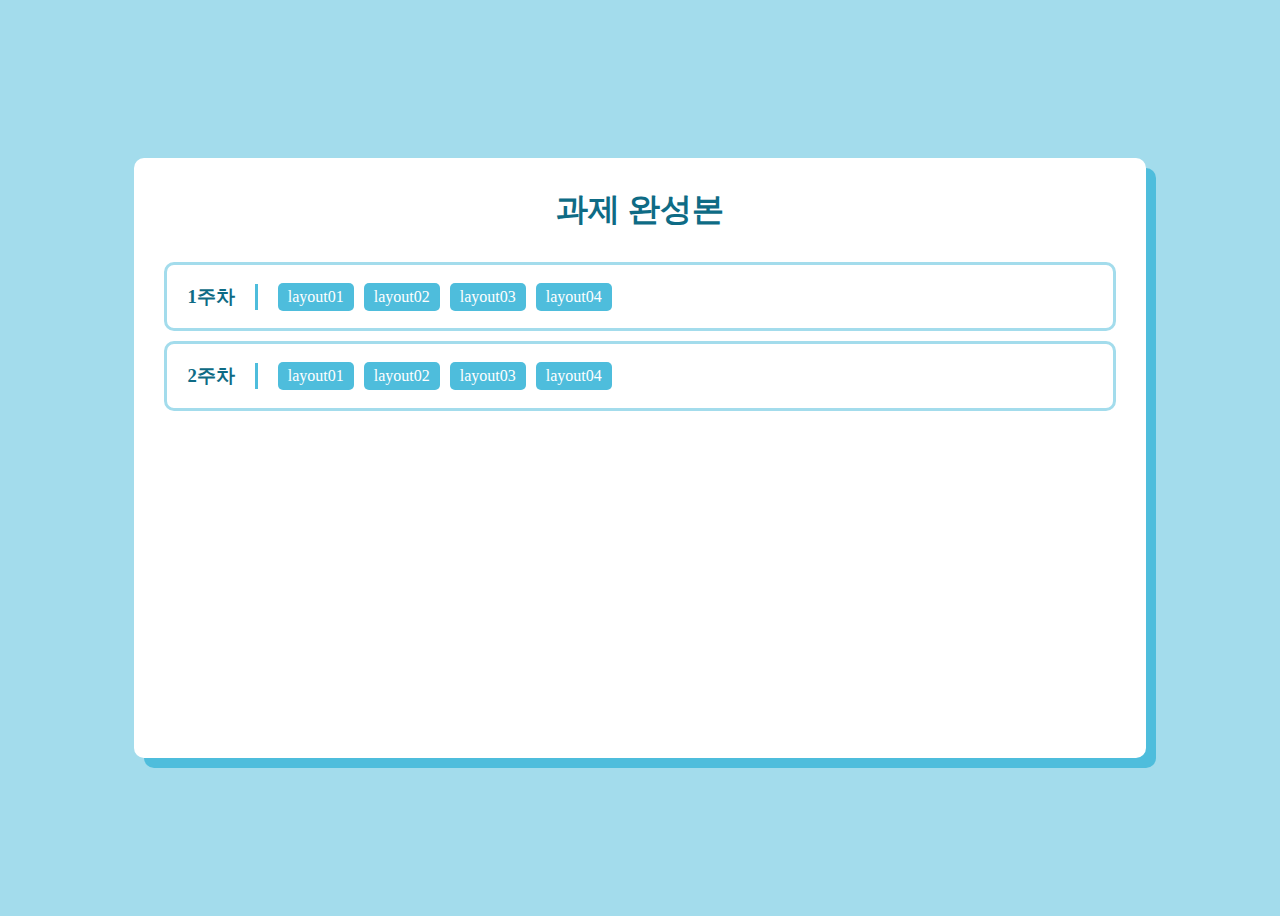
<file: index.html>
<!DOCTYPE html>
<html lang="ko">
<head>
    <meta charset="UTF-8">
    <meta name="viewport" content="width=device-width, initial-scale=1.0">
    <link rel="stylesheet" href="style.css">
    <title>과제 모아보기</title>
</head>
<body>
    <div class="main_wrap">
        <h1>과제 완성본</h1>
        <main id="main">
            <div class="first_weeks">
                <h3>1주차</h3>
                <a href="./week1/pages/layout1.html">layout01</a>
                <a href="./week1/pages/layout2.html">layout02</a>
                <a href="./week1/pages/layout3.html">layout03</a>
                <a href="./week1/pages/layout4.html">layout04</a>
            </div>
            <div class="second_weeks">
                <h3>2주차</h3>
                <a href="./week2/homework/page/layout01.html">layout01</a>
                <a href="./week2/homework/page/layout02.html">layout02</a>
                <a href="./week2/homework/page/layout03.html">layout03</a>
                <a href="./week2/homework/page/layout04.html">layout04</a>
            </div>
        </main>
    </div>
</body>
</html>
</file>
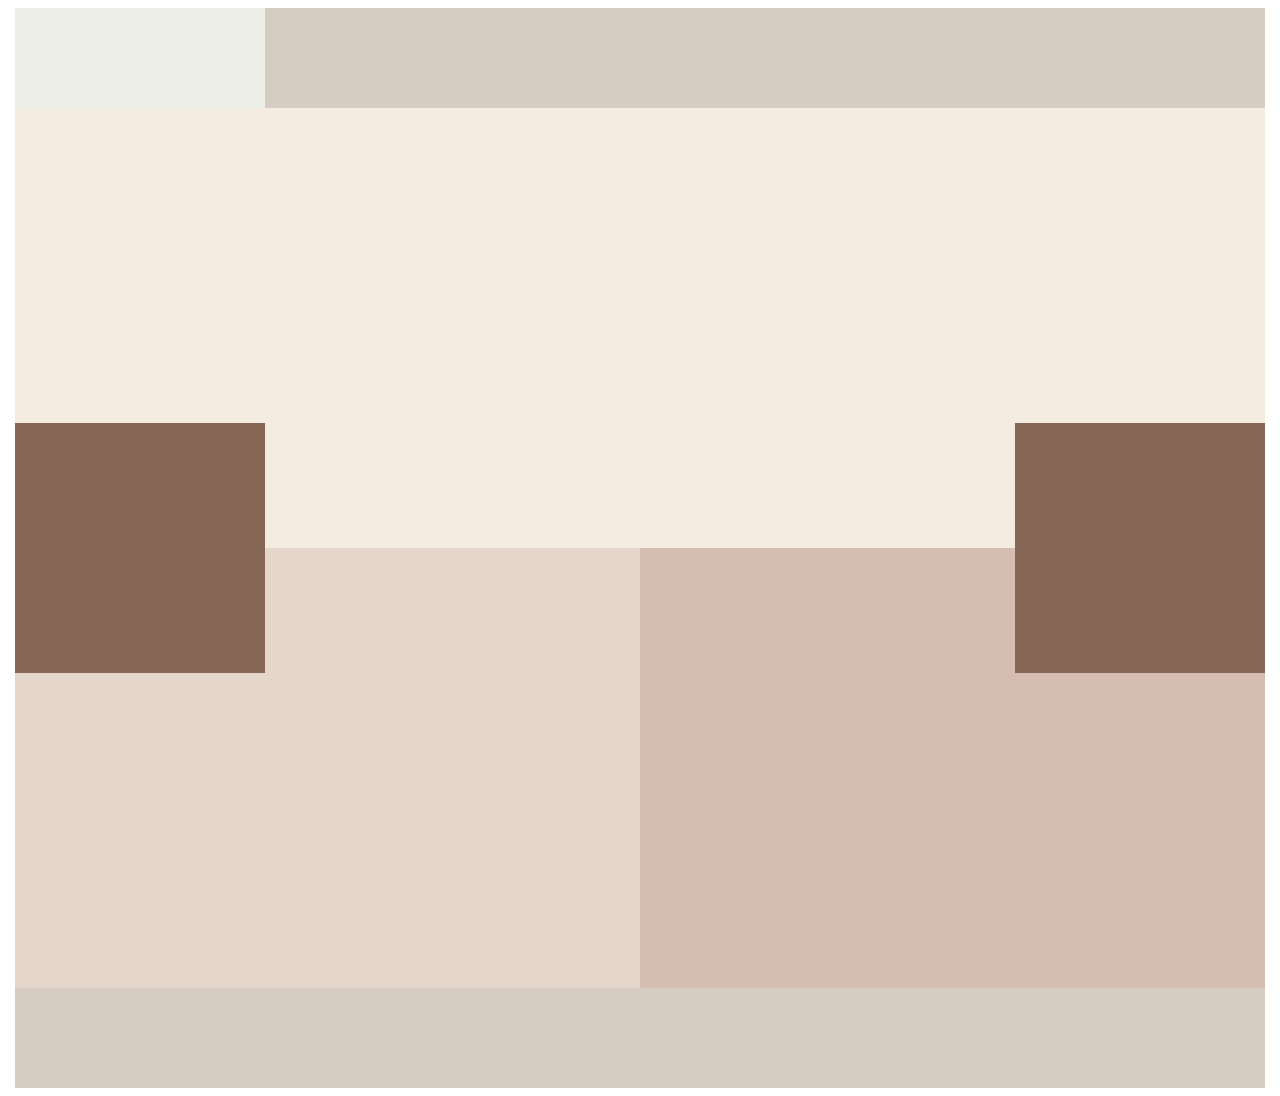
<file: week3/session/test/index.html>
<!DOCTYPE html>
<html lang="ko">

<head>
    <meta charset="UTF-8">
    <meta name="viewport" content="width=device-width, initial-scale=1.0">
    <link rel="stylesheet" href="style.css">
    <title>week03 test</title>
</head>

<body>
    <div id="wrap">
        <header>
            <div class="logo"></div>
            <div class="nav"></div>
        </header>
        <main>
            <div class="section01"></div>
            <div class="section02">
                <div class="section02_01"></div>
                <div class="section02_02"></div>
            </div>
            <div class="absolute">
                <div class="absolute_box"></div>
                <div class="absolute_box"></div>
            </div>
        </main>
        <footer></footer>
    </div>
</body>

</html>
</file>
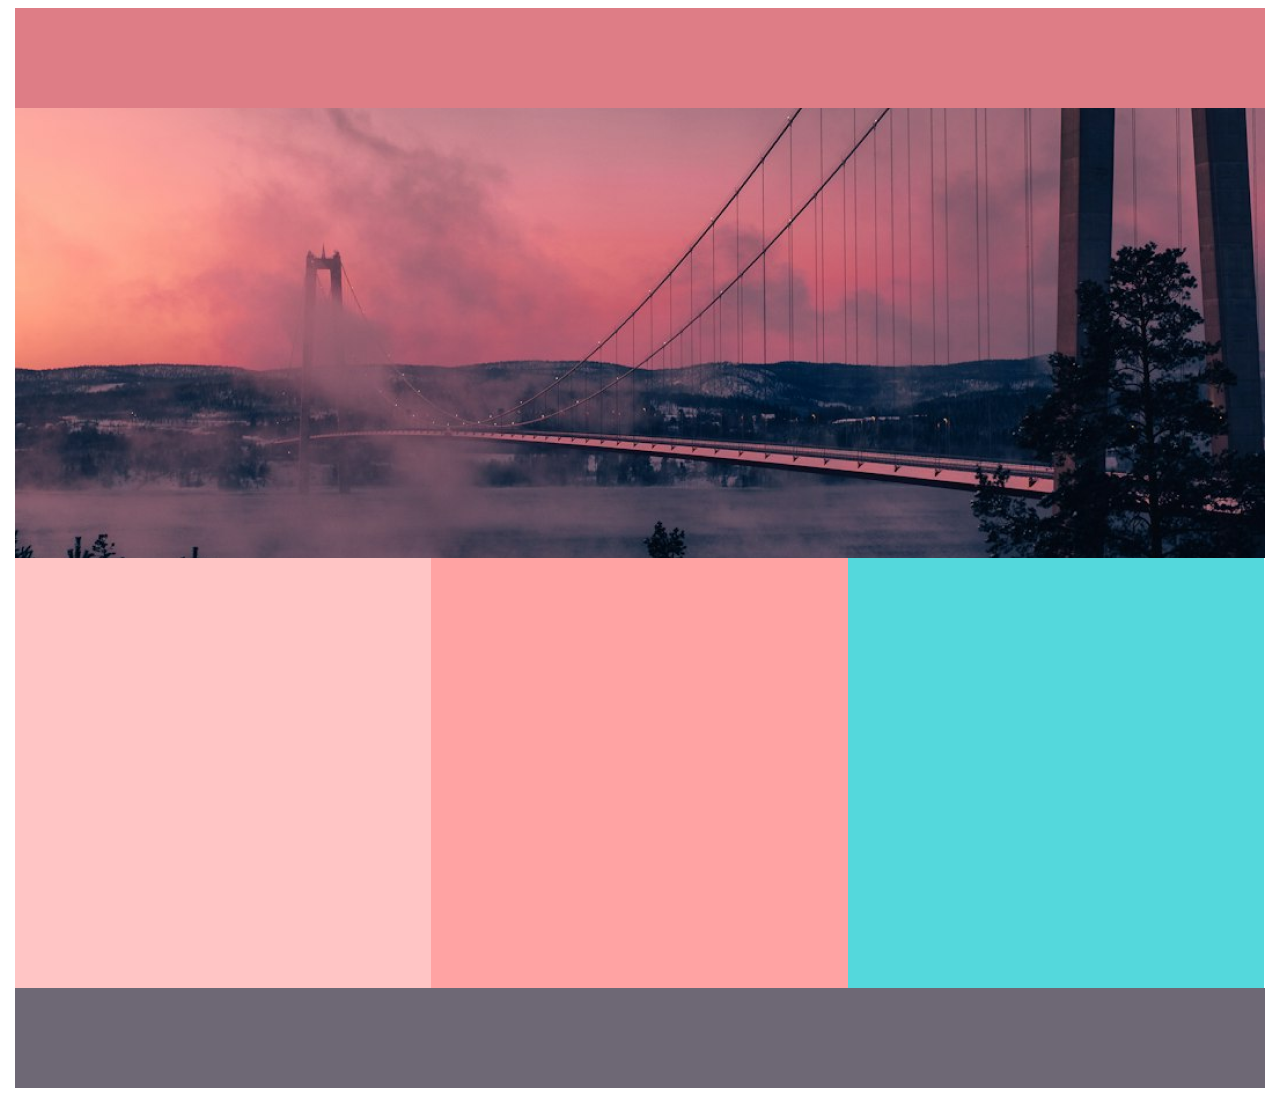
<file: week1/pages/layout1.html>
<!DOCTYPE html>
<html lang="ko">
<head>
    <meta charset="UTF-8">
    <meta name="viewport" content="width=device-width, initial-scale=1.0">
    <link rel="stylesheet" href="../src/layout1.css">
    <title>layout01</title>
</head>
<body>
    <div id="layout01_wrap">
        <header></header>
        <main>
            <div class="section01">
                <img src="../src/img/layout01.png" alt="layout01.png">
            </div>
            <div class="section02">
                <div class="section02_01"></div>
                <div class="section02_02"></div>
                <div class="section02_03"></div>
            </div>
        </main>
        <footer></footer>
    </div>
</body>
</html>
</file>
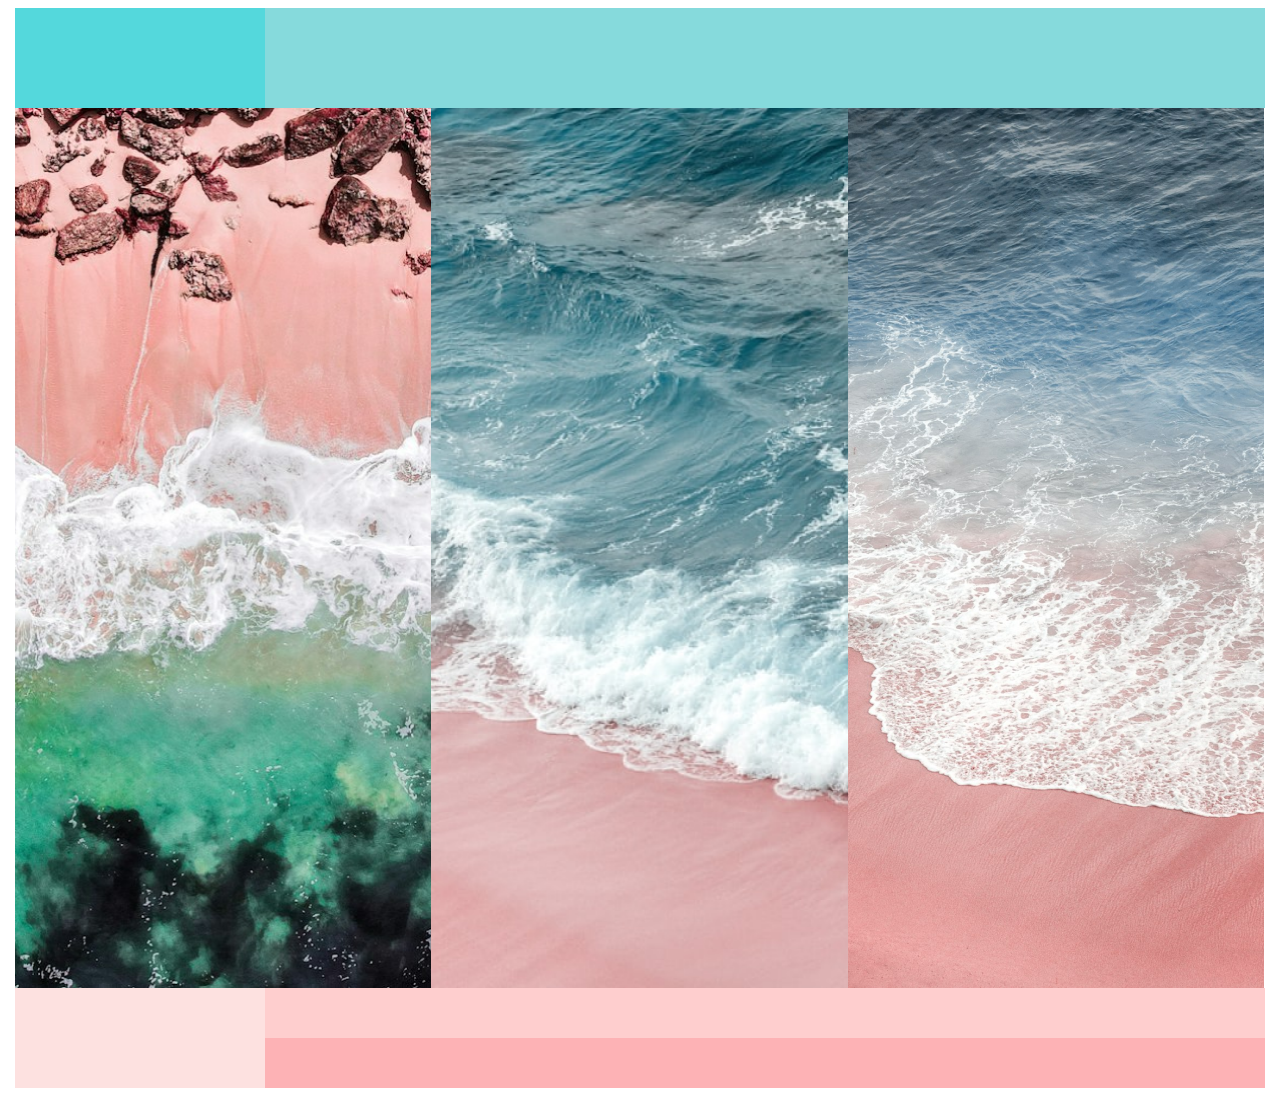
<file: week1/pages/layout2.html>
<!DOCTYPE html>
<html lang="ko">

<head>
    <meta charset="UTF-8">
    <meta name="viewport" content="width=device-width, initial-scale=1.0">
    <link rel="stylesheet" href="../src/layout2.css">
    <title>layout02</title>
</head>

<body>
    <div id="layout02_wrap">
        <header>
            <div class="logo"></div>
            <nav></nav>
        </header>
        <main>
            <img src="../src/img/layout02_01.png" alt="left img" class="img01">
            <img src="../src/img/layout02_02.png" alt="center img" class="img02">
            <img src="../src/img/layout02_03.png" alt="right img" class="img03">
        </main>
        <footer>
            <div class="footer_logo"></div>
            <div class="copyright">
                <div class="copyright01"></div>
                <div class="copyright02"></div>
            </div>
        </footer>
    </div>
</body>

</html>
</file>
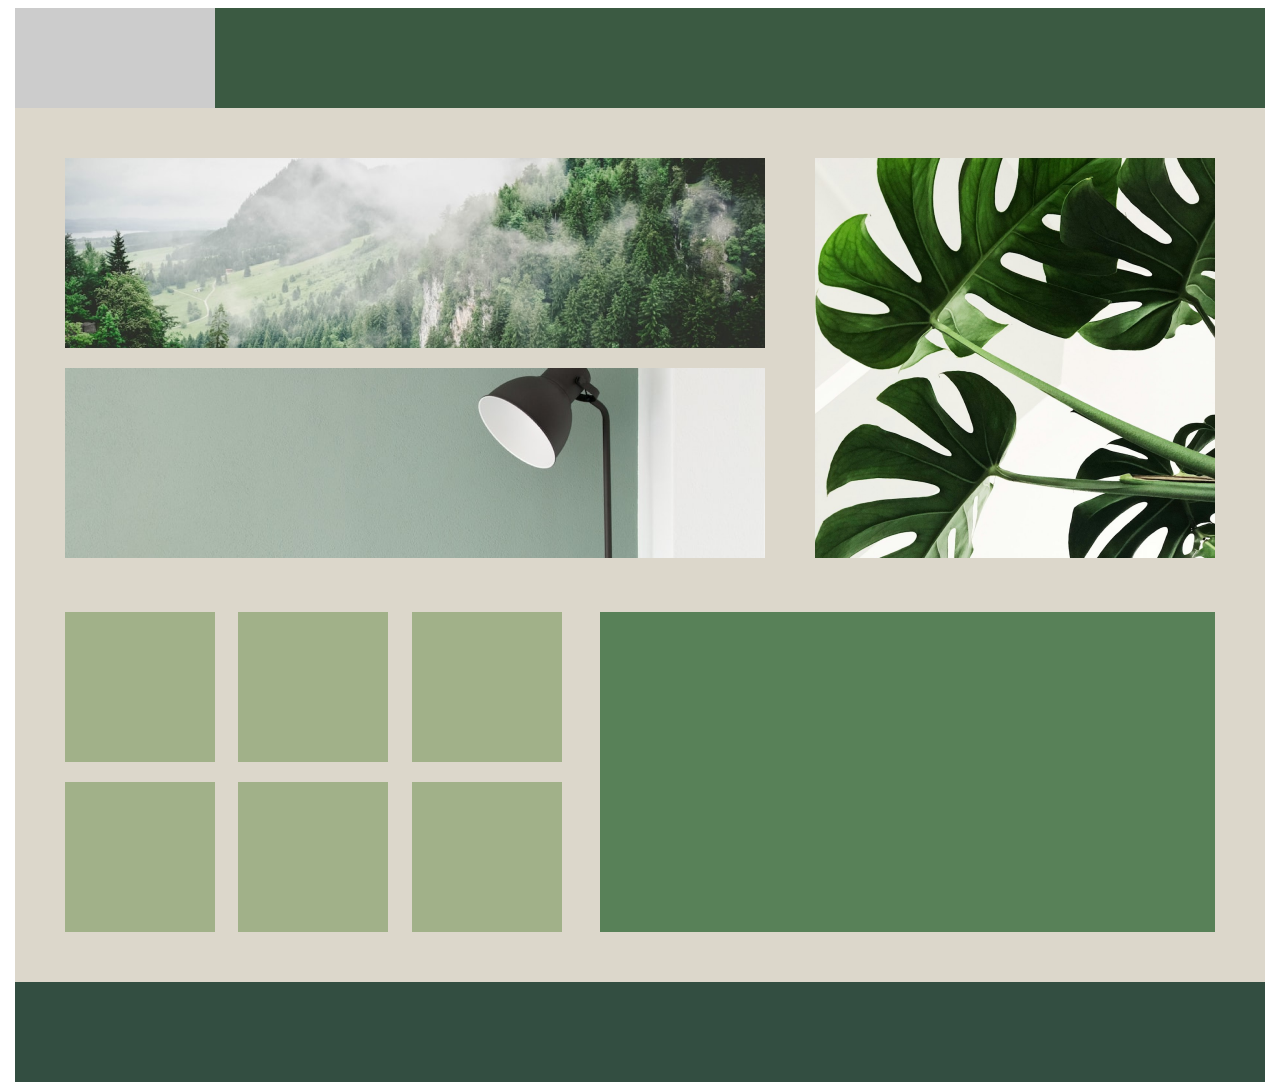
<file: week1/pages/layout3.html>
<!DOCTYPE html>
<html lang="ko">
<head>
    <meta charset="UTF-8">
    <meta name="viewport" content="width=device-width, initial-scale=1.0">
    <link rel="stylesheet" href="../src/layout3.css">
    <title>layout03</title>
</head>
<body>
    <div id="layout03_wrap">
        <header>
            <div class="logo"></div>
            <nav></nav>
        </header>
        <main>
            <div class="section01">
                <div class="section01_left">
                    <img src="../src/img/layout03_01.png" alt="section01_left img01" class="img01">
                    <img src="../src/img/layout03_02.png" alt="section01_left img02" class="img02">
                </div>
                <div class="section01_right">
                    <img src="../src/img/layout03_03.png" alt="section01_right img" class="img03">
                </div>
            </div>
            <div class="section02">
                <div class="section02_left">
                    <div></div>
                    <div></div>
                    <div></div>
                    <div></div>
                    <div></div>
                    <div></div>
                </div>
                <div class="section02_right">
                    <div></div>
                </div>
            </div>
        </main>
        <footer></footer>
    </div>
</body>
</html>
</file>
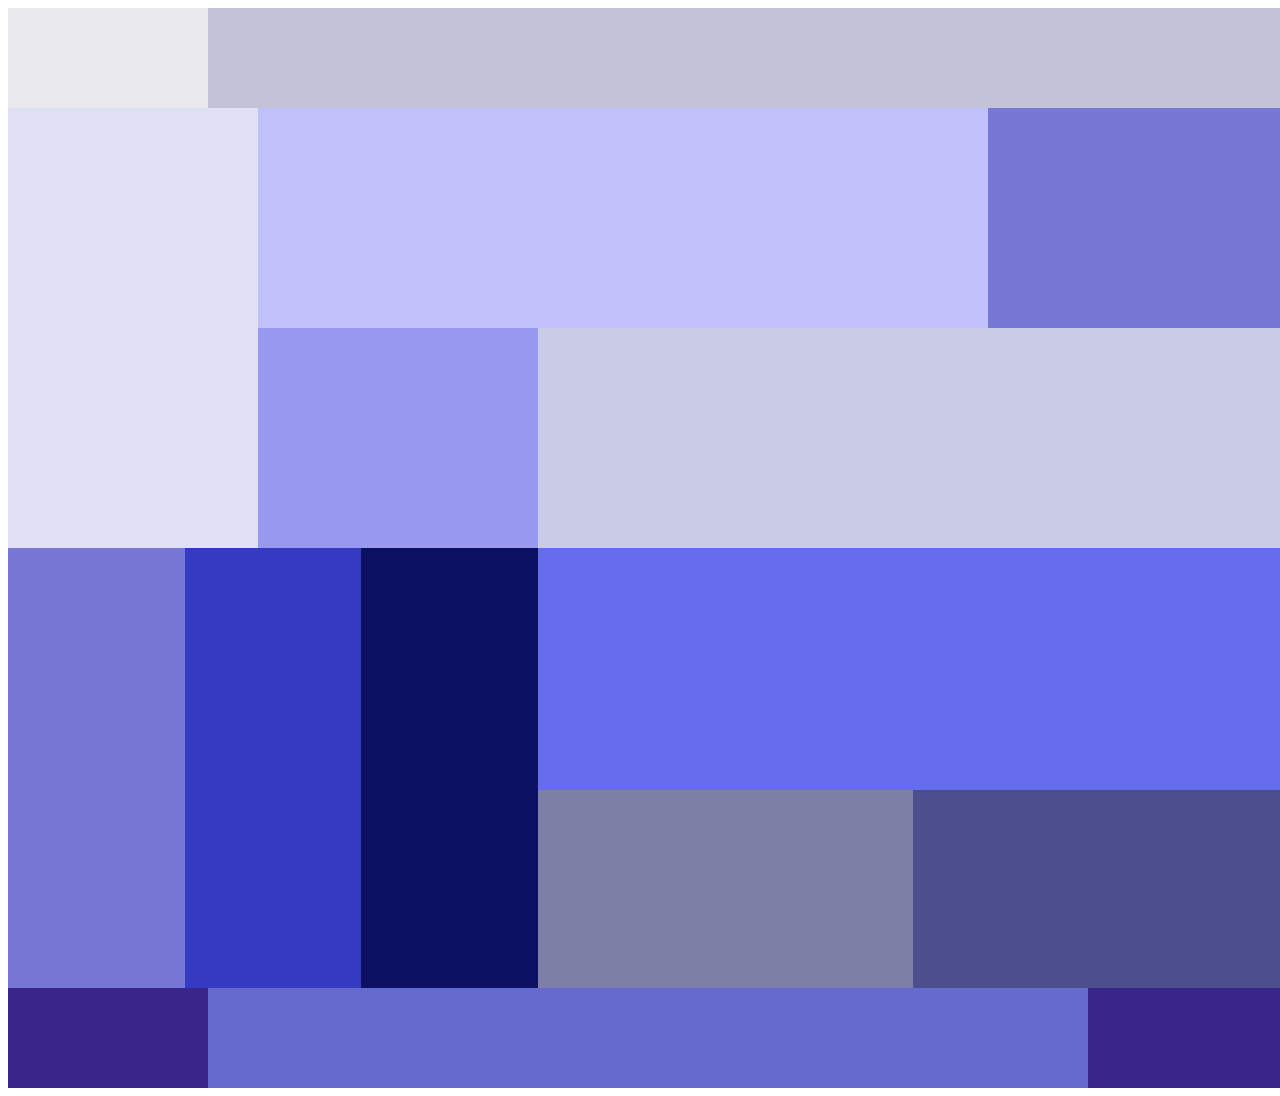
<file: week1/pages/layout4.html>
<!DOCTYPE html>
<html lang="ko">
<head>
    <meta charset="UTF-8">
    <meta name="viewport" content="width=device-width, initial-scale=1.0">
    <link rel="stylesheet" href="../src/layout4.css">
    <title>layout04</title>
</head>
<body>
    <div id="layout04_wrap">
        <header>
            <div class="logo"></div>
            <nav></nav>
        </header>
        <main>
            <div class="section01">
                <div class="section01_left"></div>
                <div class="section01_right">
                    <div class="section01_right_top">
                        <div class="section01_top_left"></div>
                        <div class="section01_top_right"></div>
                    </div>
                    <div class="section01_right_bottom">
                        <div class="section01_bottom_left"></div>
                        <div class="section01_bottom_right"></div>
                    </div>
                </div>
            </div>
            <div class="section02">
                <div class="section02_left">
                    <div class="section02_left_01"></div>
                    <div class="section02_left_02"></div>
                    <div class="section02_left_03"></div>
                </div>
                <div class="section02_right">
                    <div class="section02_right_top"></div>
                    <div class="section02_right_bottom">
                        <div class="section02_bottom_left"></div>
                        <div class="section02_bottom_right"></div>
                    </div>
                </div>
            </div>
        </main>
        <footer>
            <div class="footer_left"></div>
            <div class="footer_center"></div>
            <div class="footer_right"></div>
        </footer>
    </div>
</body>
</html>
</file>
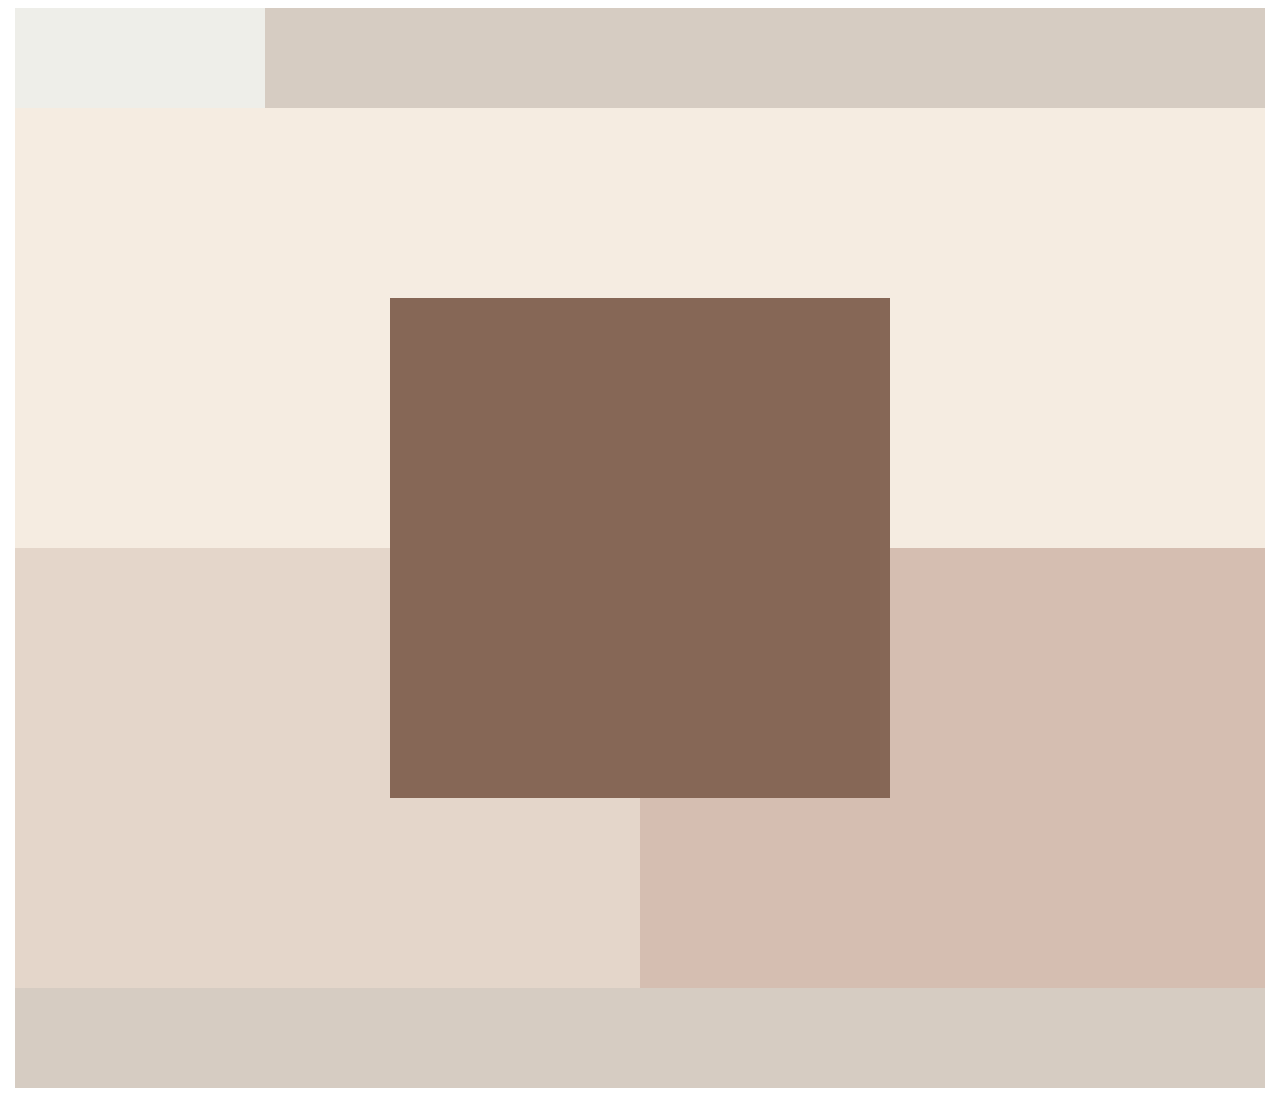
<file: week2/homework/page/layout03.html>
<!DOCTYPE html>
<html lang="ko">
<head>
    <meta charset="UTF-8">
    <meta name="viewport" content="width=device-width, initial-scale=1.0">
    <link rel="stylesheet" href="../assets/css/layout03.css">
    <title>layout03</title>
</head>
<body>
    <div id="wrap">
        <header>
            <div class="logo"></div>
            <div class="nav"></div>
        </header>
        <main>
            <div class="section01"></div>
            <div class="section02">
                <div class="section02_left"></div>
                <div class="section02_right"></div>
            </div>
            <div class="absolute"></div>
        </main>
        <footer></footer>
    </div>
</body>
</html>
</file>
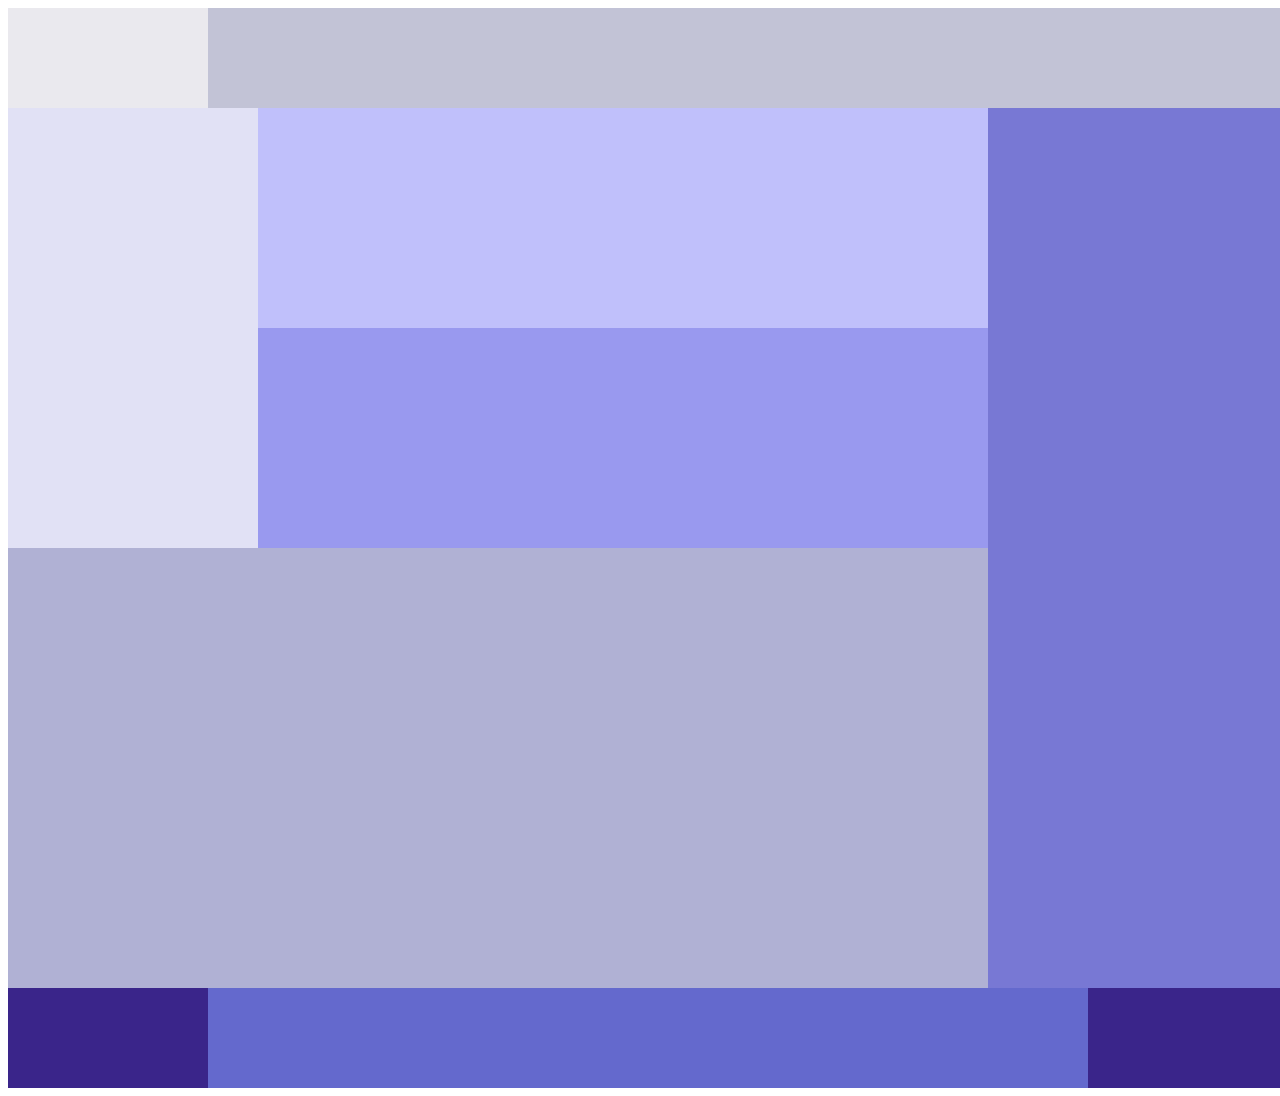
<file: week2/session/page/example01.html>
<!DOCTYPE html>
<html lang="en">
<head>
    <meta charset="UTF-8">
    <meta name="viewport" content="width=device-width, initial-scale=1.0">
    <link rel="stylesheet" href="../css/example01.css">
    <title>session02 example01</title>
</head>
<body>
    <div id="wrap">
        <header>
            <div class="logo"></div>
            <nav></nav>
        </header>
        <main>
            <article>
                <div class="section01">
                    <div class="section01_left"></div>
                    <div class="section01_right">
                        <div class="right_top"></div>
                        <div class="right_bottom"></div>
                    </div>
                </div>
                <div class="section02"></div>
            </article>
            <aside></aside>
        </main>
        <footer>
            <div class="footer_left"></div>
            <div class="footer_center"></div>
            <div class="footer_right"></div>
        </footer>
    </div>
</body>
</html>
</file>
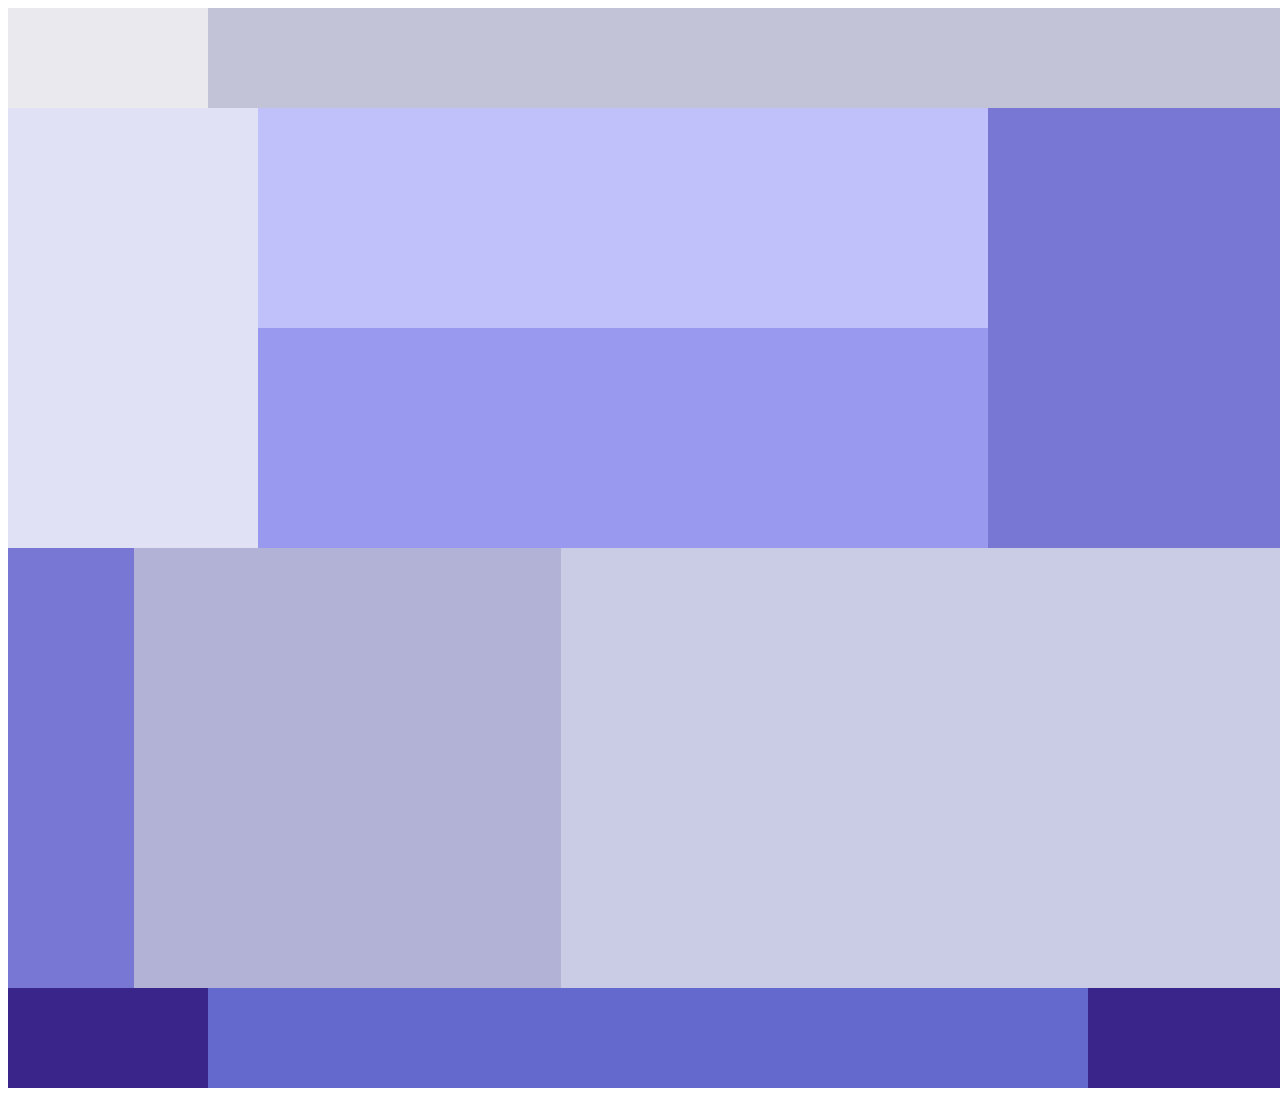
<file: week2/session/page/example02.html>
<!DOCTYPE html>
<html lang="ko">
<head>
    <meta charset="UTF-8">
    <meta name="viewport" content="width=device-width, initial-scale=1.0">
    <link rel="stylesheet" href="../css/example02.css">
    <title>session02 example02</title>
</head>
<body>
    <div id="wrap">
        <header>
            <div class="logo"></div>
            <nav class="nav"></nav>
        </header>
        <main>
            <div class="section01">
                <div class="section01_left"></div>
                <div class="section01_center">
                    <div class="center_top"></div>
                    <div class="center_bottom"></div>
                </div>
                <div class="section01_right"></div>
            </div>
            <div class="section02">
                <div class="section02_left"></div>
                <div class="section02_center"></div>
                <div class="section02_right"></div>
            </div>
        </main>
        <footer class="footer">
            <div class="footer_left"></div>
            <div class="footer_center"></div>
            <div class="footer_right"></div>
        </footer>
    </div>
</body>
</html>
</file>
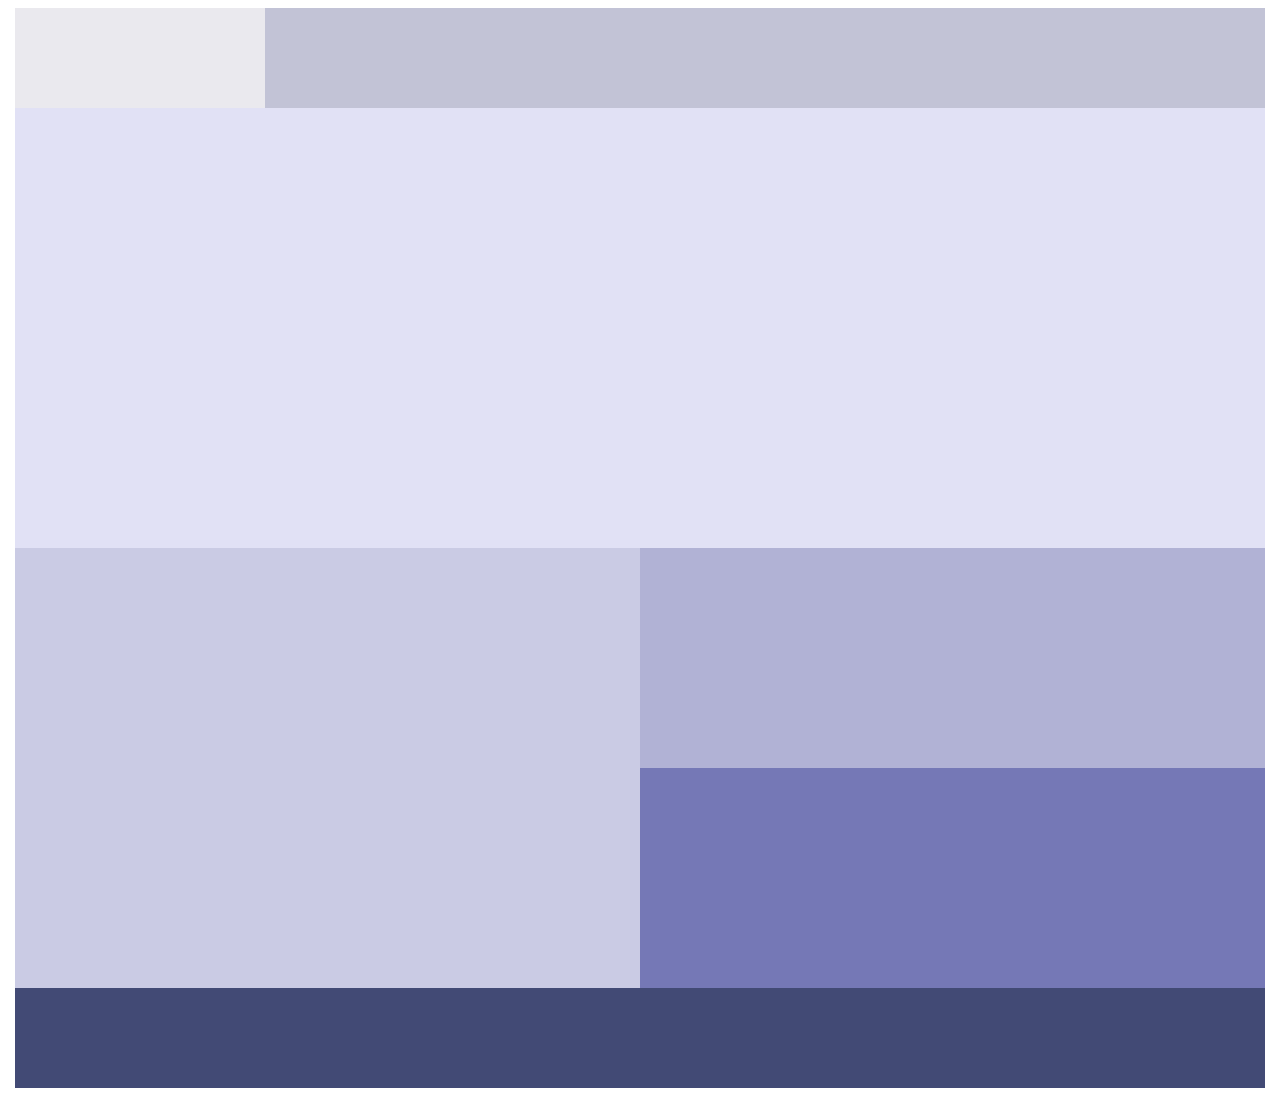
<file: week2/session/page/test.html>
<!DOCTYPE html>
<html lang="ko">
<head>
    <meta charset="UTF-8">
    <meta name="viewport" content="width=device-width, initial-scale=1.0">
    <link rel="stylesheet" href="../css/test.css">
    <title>session02 test</title>
</head>
<body>
    <div id="wrap">
        <header>
            <div class="logo"></div>
            <nav class="nav"></nav>
        </header>
        <main>
            <div class="section01"></div>
            <div class="section02">
                <div class="section02_left"></div>
                <div class="section02_rihgt">
                    <div class="right_top"></div>
                    <div class="right_bottom"></div>
                </div>
            </div>
        </main>
        <footer></footer>
    </div>
</body>
</html>
</file>
<file: style.css>
* {
    box-sizing: border-box;
}

body {
    background-color: #a3dcec;
    display: flex;
    justify-content: center;
    align-items: center;
    height: 100vh;
}

.main_wrap {
    text-align: center;
    padding: 30px;
    width: 80%;
    min-width: 100px;
    height: 600px;
    box-shadow: 10px 10px 0 #4ebddc;
    background-color: #fff;
    border-radius: 10px;
}

.main_wrap h1 {
    color: #0e6b85;
    margin: 0;
    margin-bottom: 30px;
}

main>div {
    padding: 0px 20px;
    display: flex;
    align-items: center;
    border: 3px solid #a3dcec;
    border-radius: 10px;
    margin-bottom: 10px;
}

main>div h3 {
    padding-right: 20px;
    margin-right: 20px;
    border-right: 3px solid #4ebddc;
    color: #0e6b85;
}

main>div a {
    color: #fff;
    text-decoration: none;
    background-color: #4ebddc;
    padding: 5px 10px;
    margin-right: 10px;
    border-radius: 5px;
}
</file>
<file: week3/session/test/style.css>
#wrap {
    width: 1250px;
    margin: 0 auto;
}

header {
    display: flex;
}

.logo {
    width: 250px;
    height: 100px;
    background-color: #EEEEE9;
}

.nav {
    width: 1000px;
    height: 100px;
    background-color: #D6CCC2;
}

.section01 {
    height: 440px;
    background-color: #F5ECE1;
}

main {
    position: relative;
}

.section02 {
    display: flex;
}

.section02_01 {
    width: 50%;
    height: 440px;
    background-color: #E4D6CA;
}

.section02_02 {
    width: 50%;
    height: 440px;
    background-color: #D5BEB1;
}

.absolute {
    width: 1250px;
    display: flex;
    justify-content: space-between;
    position: absolute;
    top: 50%;
    transform: translateY(-50%);
}

.absolute_box {
    width: 250px;
    height: 250px;
    background-color: #866756;
}

footer {
    height: 100px;
    background-color: #D6CCC2;
}
</file>
<file: week1/src/layout1.css>
#layout01_wrap {
    margin: 0 auto;
    width: 1250px;
}

header {
    height: 100px;
    background-color: #DE7D86;
}

.section01 {
    height: 450px;
}

.section01 img {
    object-fit: cover;
}

.section02 {
    display: flex;
}

.section02>div {
    width: 33.3%;
    height: 430px;
}

.section02_01 {
    background-color: #FFC5C5;
}

.section02_02{
    background-color: #FFA3A3;
}

.section02_03 {
    background-color: #54D8DC;
}

footer {
    background-color: #6E6875;
    height: 100px;
}
</file>
<file: week1/src/layout2.css>
#layout02_wrap {
    margin: 0 auto;
    width: 1250px;
}

header {
    display: flex;
}

.logo {
    width: 250px;
    height: 100px;
    background-color: #54D8DC;
}

nav {
    width: 1000px;
    height: 100px;
    background-color: #86DADC;
}

main {
    display: flex;
}

main>img {
    width: 33.3%;
    height: 880px;
}

footer {
    display: flex;
}

.footer_logo {
    width: 250px;
    background-color: #FDE1E0;
    height: 100px;
}

.copyright {
    width: 1000px;
}

.copyright>div {
    width: inherit;
    height: 50px;
}

.copyright01 {
    background-color: #FECECE;
}

.copyright02 {
    background-color: #FDB2B5;
}
</file>
<file: week1/src/layout3.css>
#layout03_wrap {
    margin: 0 auto;
    width: 1250px;
}

img {
    object-fit: cover;
}

header {
    display: flex;
}

.logo {
    width: 200px;
    height: 100px;
    background-color: #CCCCCC;
}

nav {
    width: 1050px;
    height: 100px;
    background-color: #3B5A42;
}

main {
    padding: 50px;
    background-color: #DCD7CB;
    display: flex;
    justify-content: space-between;
    align-items: center;
    flex-direction: column;
}

.section01, .section02 {
    width: 100%;
    display: flex;
    justify-content: space-between;
}

.section01 {
    margin-bottom: 50px;
}

.section01_left, .section02_left {
    display: flex;
    flex-direction: column;
    justify-content: space-between;
    height: 400px;
}

.section01_left>img {
    width: 700px;
    height: 190px;
}

.section01_right>img {
    width: 400px;
    height: 400px;
}

.section02_left {
    width: 520px;
    height: 320px;
    flex-wrap: wrap;
}

.section02_left>div {
    width: 150px;
    height: 150px;
    background-color: #A1B189;
}

.section02_right {
    width: 615px;
    height: 320px;
    background-color: #588158;
}

footer {
    height: 100px;
    background-color: #334E41;
}
</file>
<file: week1/src/layout4.css>
#layout04_wrap {
    margin: 0 auto;
    width: 1280px;
}

header {
    display: flex;
}

.logo {
    width: 200px;
    height: 100px;
    background-color: #EAE9EE;
}

nav {
    width: 1080px;
    height: 100px;
    background-color: #C2C3D6;
}

.section01, .section02 {
    display: flex;
}

.section01_left {
    width: 250px;
    height: 440px;
    background-color: #E1E1F5;
}

.section01_right {
    display: flex;
    flex-wrap: wrap;
    width: 1000px;
}

.section01_right_top,
.section01_right_bottom {
    display: flex;
}

.section01_right_top>div,
.section01_right_bottom>div {
    height: 220px;
}

.section01_top_left {
    width: 730px;
    background-color: #C0C0FB;
}

.section01_top_right {
    width: 300px;
    background-color: #7878D4;
}

.section01_bottom_left {
    width: 280px;
    background-color: #9999EF;
}

.section01_bottom_right {
    width: 750px;
    background-color: #CACBE4;
}

.section02_left {
    display: flex;
    width: 530px;
}

.section02_left>div {
    width: 33.4%;
    height: 440px;
}

.section02_left_01 {
    background-color: #7878D4;
}

.section02_left_02 {
    background-color: #353AC2;
}

.section02_left_03 {
    background-color: #0D1163;
}

.section02_right {
    width: 750px;
}

.section02_right_top {
    height: 242px;
    background-color: #666CEE;
}

.section02_right_bottom {
    display: flex;
}

.section02_right_bottom>div {
    width: 50%;
    height: 198px;
}

.section02_bottom_left {
    background-color: #7D7FA7;
}

.section02_bottom_right {
    background-color: #4C4F8C;
}

footer {
    display: flex;
}

.footer_left,
.footer_right {
    width: 200px;
    height: 100px;
    background-color: #3A258A;
}

.footer_center {
    width: 880px;
    height: 100px;
    background-color: #6469CD;
}
</file>
<file: week2/homework/assets/css/layout03.css>
#wrap {
    width: 1250px;
    margin: 0 auto;
}

header {
    display: flex;
}

header>div {
    height: 100px;
}

.logo {
    width: 250px;
    background-color: #EEEEE9;
}

.nav {
    width: 1000px;
    background-color: #D6CCC2;
}

main {
    position: relative;
}

.section01 {
    height: 440px;
    background-color: #F5ECE1;
}

.section02 {
    display: flex;
}

.section02>div {
    width: 50%;
    height: 440px;
}

.section02_left {
    background-color: #E4D6CA;
}

.section02_right {
    background-color: #D5BEB1;
}

.absolute {
    width: 500px;
    height: 500px;
    position: absolute;
    left: 50%;
    top: 50%;
    transform: translate(-50% , -50%);
    background-color: #866756;
}

footer {
    height: 100px;
    background-color: #D6CCC2;
}

@media (max-width: 680px) {
    #wrap {
        width: 100%;
    }

    .logo {
        display: none;
    }

    .nav {
        width: 100%;
    }

    .section01, .section02>div {
        width: 100%;
        height: 294px;
    }

    .section02 {
        display: block;
    }

    .absolute {
        width: 235px;
        height: 235px;
        top: 100%;
        left: 0;
        transform: translate(-0% , -100%);
    }   
}

@media (max-width: 450px){
    .absolute {
        width: 200px;
        height: 200px;
        top: 0;
        left: 80%;
        transform: translateX(-100%);
    }   
}
</file>
<file: week2/session/css/example01.css>
#wrap {
    width: 1280px;
    margin: 0 auto;
}

header {
    display: flex;
}

.logo {
    width: 200px;
    height: 100px;
    background-color: #EAE9EE;
}

nav {
    width: 1080px;
    height: 100px;
    background-color: #C2C3D6;
}

main {
    display: flex;
}

article {
    width: 980px;
}

.section01 {
    display: flex;
}

.section01_left {
    width: 250px;
    height: 440px;
    background-color: #E1E1F5;
}

.section01_right>div {
    width: 730px;
    height: 220px;
}

.right_top {
    background-color: #C0C0FB;
}

.right_bottom {
    background-color: #9999EF;
}

.section02 {
    width: 980px;
    height: 440px;
    background-color: #B0B1D4;
}

aside {
    width: 300px;
    height: 880px;
    background-color: #7878D4;
}

footer {
    display: flex;
}

.footer_left,
.footer_right {
    width: 200px;
    height: 100px;
    background-color: #3A258A;
}

.footer_center {
    width: 880px;
    height: 100px;
    background-color: #6469CD;
}
</file>
<file: week2/session/css/example02.css>
#wrap {
    width: 1280px;
    margin: 0 auto;
}

header {
    display: flex;
}

.logo {
    width: 200px;
    height: 100px;
    background-color: #EAE9EE;
}

.nav {
    width: 1080px;
    height: 100px;
    background-color: #C2C3D6;
}

.section01 {
    display: flex;
}

.section01>div {
    height: 440px;
}

.section01_left {
    width: 250px;
    background-color: #E1E1F5;
}

.section01_center {
    width: 730px;
}

.section01_center>div {
    height: 220px;
}

.center_top {
    background-color: #C0C0FB;
}

.center_bottom {
    background-color: #9999EF;
}

.section01_right {
    width: 300px;
    background-color: #7878D4;
}

.section02 {
    display: flex;
}

.section02>div {
    height: 440px;
}

.section02_left {
    width: 130px;
    background-color: #7878D4;
}

.section02_center {
    width: 440px;
    background-color: #B1B2D5;
}

.section02_right {
    width: 750px;
    background-color: #CACBE4;
}

footer {
    display: flex;
}

.footer>div {
    height: 100px;
}

.footer_left,
.footer_right {
    width: 200px;
    background-color: #3A258A;
}

.footer_center {
    width: 880px;
    background-color: #6469CD;
}
</file>
<file: week2/session/css/test.css>
#wrap {
    width: 1250px;
    margin: 0 auto;
}

header {
    display: flex;
}

.logo {
    width: 250px;
    height: 100px;
    background-color: #EAE9EE;
}

.nav {
    width: 1000px;
    height: 100px;
    background-color: #C2C3D6;
}

.section01 {
    height: 440px;
    background-color: #E1E1F5;
}

.section02 {
    display: flex;
}

.section02>div {
    width: 50%;
}

.section02_left {
    height: 440px;
    background-color: #CACBE4;
}

.right_top {
    height: 220px;
    background-color: #B1B2D5;
}

.right_bottom {
    height: 220px;
    background-color: #7578B6;
}

footer {
    height: 100px;
    background-color: #424A75;
}
</file>
